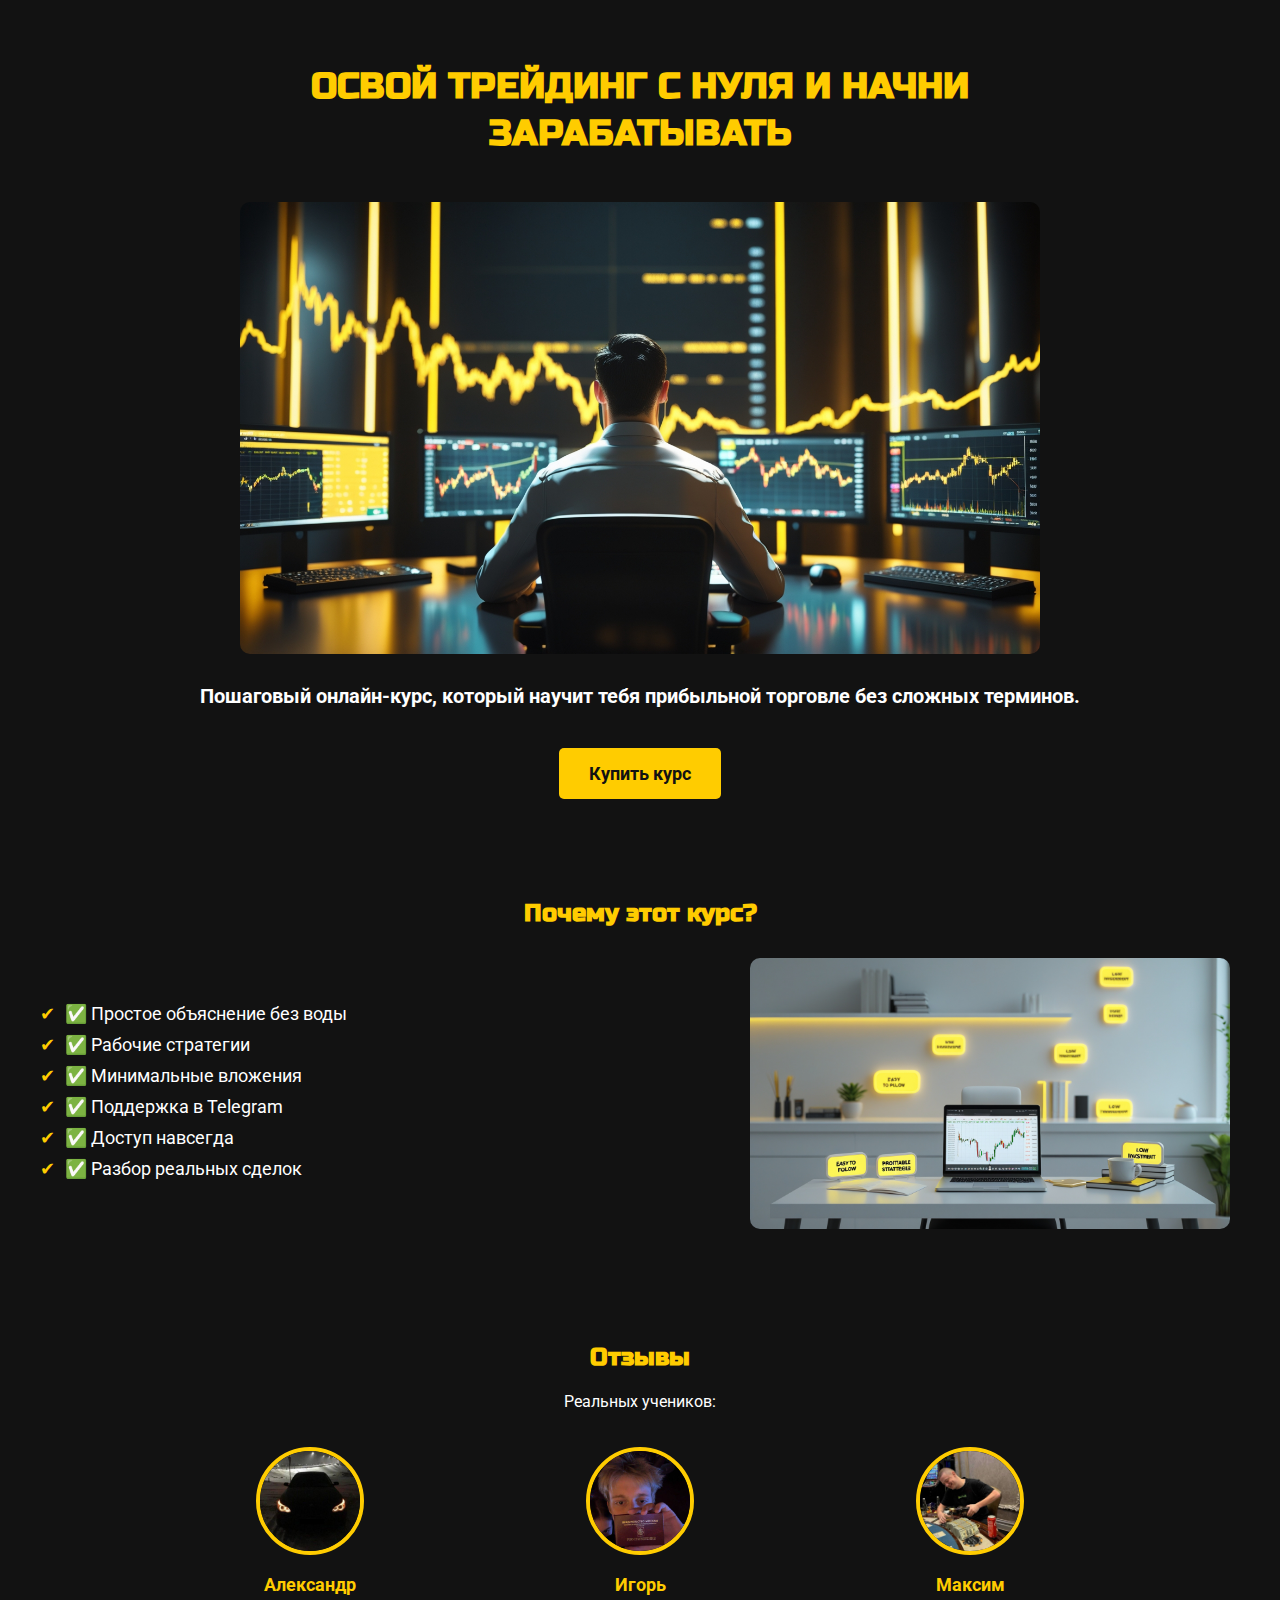
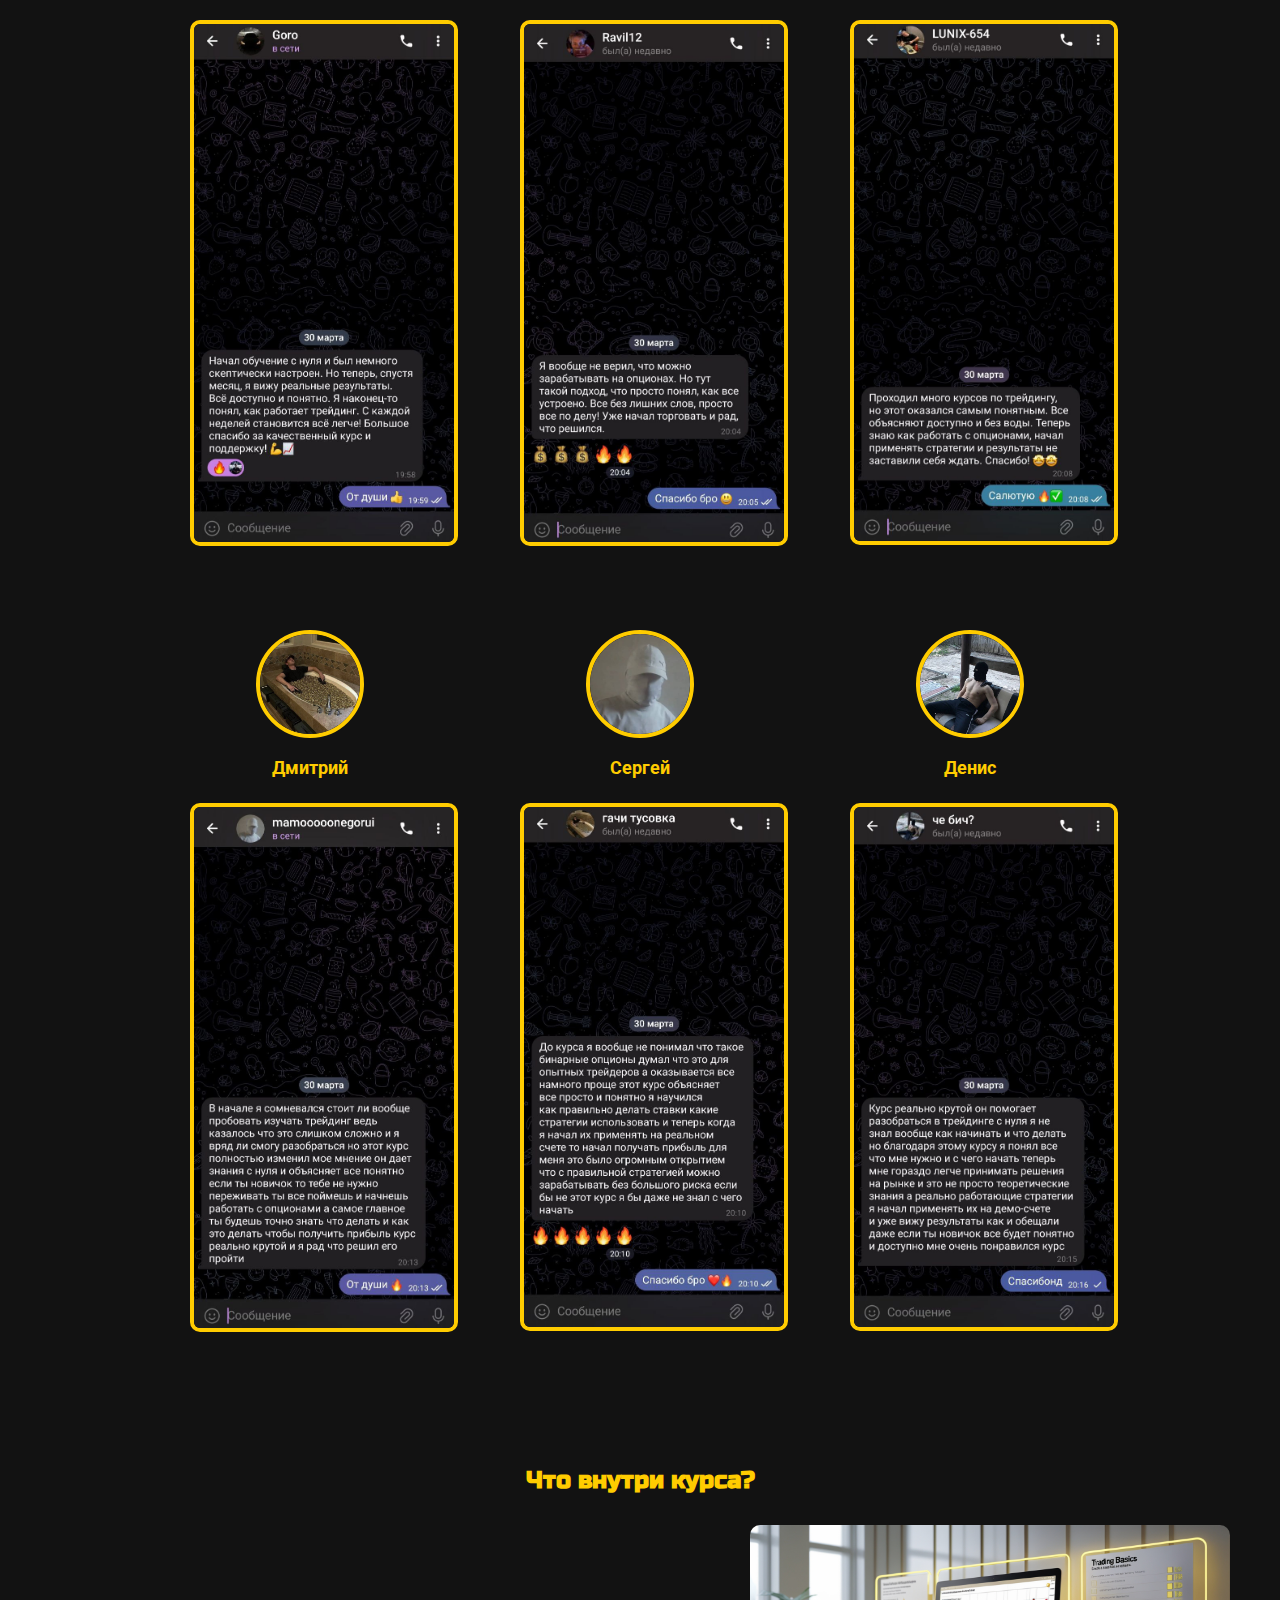
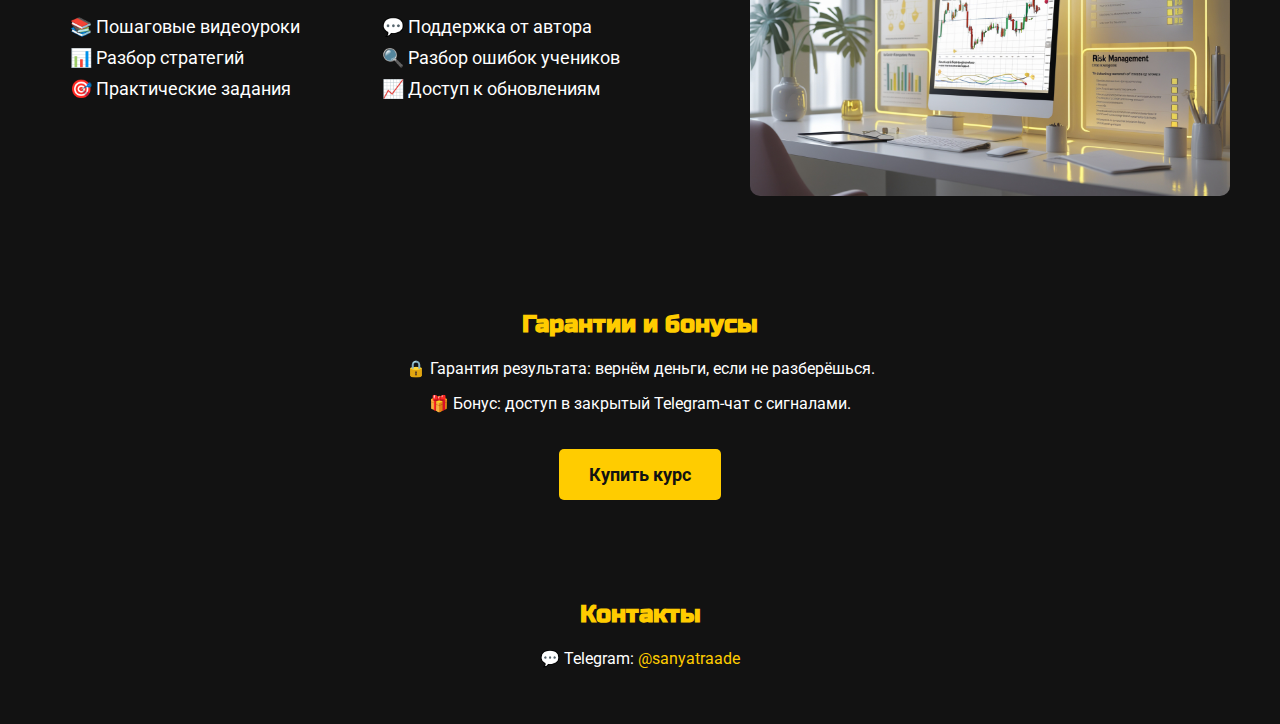
<file: index.html>
<!DOCTYPE html>
<html lang="ru">
<head>
   <head>
    <meta charset="UTF-8">
    <meta name="viewport" content="width=device-width, initial-scale=1.0">
    <title>Курс по трейдингу</title>
    <link rel="stylesheet" href="style.css">
    <link rel="preconnect" href="https://fonts.googleapis.com">
    <link rel="preconnect" href="https://fonts.gstatic.com" crossorigin>
    <link href="https://fonts.googleapis.com/css2?family=Roboto:ital,wght@0,100..900;1,100..900&family=Russo+One&display=swap" rel="stylesheet">
</head>
</head>

<body>

    <header>
        <h1>Освой трейдинг с нуля и начни зарабатывать</h1>
        <img src="img\header.jpg" alt="Трейдинг">
        <p class="intro">Пошаговый онлайн-курс, который научит тебя прибыльной торговле без сложных терминов.</p>
        <a class="btn" href="https://t.me/sanyatraade?text=Хочу%20купить%20курс!%20Как%20мне%20его%20получить?" 
           class="buy-course-button" 
           target="_blank">
           Купить курс
        </a>
    </header>

    <section id="benefits">
    <h2>Почему этот курс?</h2>
    <div class="benefits-wrapper">
        <ul class="benefits-list">
            <li>✅ Простое объяснение без воды</li>
            <li>✅ Рабочие стратегии</li>
            <li>✅ Минимальные вложения</li>
            <li>✅ Поддержка в Telegram</li>
            <li>✅ Доступ навсегда</li>
            <li>✅ Разбор реальных сделок</li> <!-- Новый пункт -->
        </ul>
        <div class="benefits-image">
            <img src="img/benefits.jpg" alt="Преимущества курса">
        </div>
    </div>
    </section>
        

   <section id="reviews">
    <h2>Отзывы</h2>
    <p> Реальных учеников:</p>
    <div class="reviews-container">
        <div class="review-item">
            <div class="review-img">
                <img src="img/f1.jpg" alt="Александр" class="circle-img">
            </div>
            <div class="review-name">Александр</div>
            <div class="review-img-container">
                <img src="img/o1.jpg" alt="Отзыв 1" class="review-img-content">
            </div>
        </div>
        <div class="review-item">
            <div class="review-img">
                <img src="img/f2.jpg" alt="Игорь" class="circle-img">
            </div>
            <div class="review-name">Игорь</div>
            <div class="review-img-container">
                <img src="img/o2.jpg" alt="Отзыв 2" class="review-img-content">
            </div>
        </div>
        <div class="review-item">
            <div class="review-img">
                <img src="img/f3.jpg" alt="Максим" class="circle-img">
            </div>
            <div class="review-name">Максим</div>
            <div class="review-img-container">
                <img src="img/o3.jpg" alt="Отзыв 3" class="review-img-content">
            </div>
        </div>

        <div class="review-item">
            <div class="review-img">
                <img src="img/f4.jpg" alt="Дмитрий" class="circle-img">
            </div>
            <div class="review-name">Дмитрий</div>
            <div class="review-img-container">
                <img src="img/o4.jpg" alt="Отзыв 3" class="review-img-content">
            </div>
        </div>

        <div class="review-item">
            <div class="review-img">
                <img src="img/f5.jpg" alt="Сергей" class="circle-img">
            </div>
            <div class="review-name">Сергей</div>
            <div class="review-img-container">
                <img src="img/o5.jpg" alt="Отзыв 3" class="review-img-content">
            </div>
        </div>

        <div class="review-item">
            <div class="review-img">
                <img src="img/f6.jpg" alt="Денис" class="circle-img">
            </div>
            <div class="review-name">Денис</div>
            <div class="review-img-container">
                <img src="img/o6.jpg" alt="Отзыв 3" class="review-img-content">
            </div>
        </div>
        <!-- Добавьте остальные отзывы по аналогии -->
    </div>
</section>
        
    <section id="course-details">
    <h2>Что внутри курса?</h2>
    <div class="course-details-wrapper">
        <div class="course-details-list">
            <ul>
                <li>📚 Пошаговые видеоуроки</li>
                <li>📊 Разбор стратегий</li>
                <li>🎯 Практические задания</li>
            </ul>
            <ul>
                <li>💬 Поддержка от автора</li>
                <li>🔍 Разбор ошибок учеников</li>
                <li>📈 Доступ к обновлениям</li>
            </ul>
        </div>
        <div class="course-details-image">
            <img src="img/course-details.jpg" alt="Содержание курса">
        </div>
    </div>
    </section>
        
    <section id="guarantees">
        <h2>Гарантии и бонусы</h2>
        <p>🔒 Гарантия результата: вернём деньги, если не разберёшься.</p>
        <p>🎁 Бонус: доступ в закрытый Telegram-чат с сигналами.</p>
        <a class="btn" href="https://t.me/sanyatraade?text=Хочу%20купить%20курс!%20Как%20мне%20его%20получить?" 
           class="buy-course-button" 
           target="_blank">
           Купить курс
        </a>
    </section>
    
    <section id="contacts">
        <h2>Контакты</h2>
        <p>💬 Telegram: <a  href="https://t.me/sanyatraade?text=Хочу%20купить%20курс!%20Как%20мне%20его%20получить?" target="_blank">@sanyatraade</a></p>
    </section>

</body>
</html>
</file>
<file: style.css>
body {
    background-color: #121212;
    color: #ffffff;
    font-family: 'Roboto', sans-serif;
    text-align: center;
    margin: 0;
    padding: 0;
}
header {
    width: 100%;
    max-width: 1200px;
    margin: 0 auto;
    padding: 40px 20px;
    text-align: center;
    display: flex;
    flex-direction: column;
    align-items: center;
}


/* Картинка в header */
header img {
    width: 90%;
    max-width: 800px;
    border-radius: 10px;
    margin-top: 20px;
}

#benefits {
    text-align: center; /* Центрируем заголовок */
}


.benefits-wrapper {
    display: flex;
    align-items: center;
    justify-content: space-between;
    flex-wrap: wrap; /* Чтобы не ломалось на мобильных */
    margin-top: 20px;
}

.benefits-list {
    flex: 1;
    text-align: left;
    list-style: none;
    padding: 0;
    font-size: 18px;
}

.benefits-list li {
    margin-bottom: 10px; /* Отступы между пунктами */
    padding-left: 25px;
    position: relative;
}

.benefits-list li::before {
    content: "✔";
    color: #ffcc00;
    position: absolute;
    left: 0;
    font-size: 18px;
}

.benefits-image {
    flex: 1;
    text-align: right;
}

.benefits-image img {
    max-width: 100%;
    height: auto;
    border-radius: 10px;
}


#course-details {
    text-align: center;
}

.course-details-wrapper {
    display: flex;
    align-items: center;
    justify-content: space-between;
    flex-wrap: wrap;
    margin-top: 20px;
}

.course-details-list {
    flex: 1;
    display: flex;
    justify-content: space-between;
    max-width: 50%;
    text-align: left;
}

.course-details-list ul {
    list-style: none;
    padding: 0;
    width: 48%;
}

.course-details-list li {
    margin-bottom: 10px;
    padding-left: 30px;
    position: relative;
    font-size: 18px;
}

.course-details-list li::before {
    position: absolute;
    left: 0;
    font-size: 20px;
}

.course-details-image {
    flex: 1;
    text-align: right;
}

.course-details-image img {
    max-width: 100%;
    height: auto;
    border-radius: 10px;
}

/* Контейнер для отзывов */
.reviews-container {
    display: flex;
    flex-wrap: wrap;
    justify-content: center;
    gap: 30px;
}

/* Отдельный отзыв */
.review-item {
    max-width: 300px;
    text-align: center;
    border-radius: 10px;
/*    background-color: #1e1e1e;*/
    padding: 20px;
    box-sizing: border-box;
}

/* Фото ученика в круге с желтой огранкой */
.review-img .circle-img {
    width: 100px;
    height: 100px;
    border-radius: 50%;
    border: 4px solid #ffcc00; /* Желтая огранка */
    object-fit: cover;
    margin: 0 auto;
}

/* Имя ученика */
.review-name {
    font-weight: bold;
    color: #ffcc00;
    margin-top: 15px;
    font-size: 18px;
}

/* Контейнер для картинки отзыва */
.review-img-container {
    margin-top: 15px;
    text-align: center;
}

/* Картинка отзыва */
.review-img-content {
    width: 100%;
    height: auto;
    border-radius: 10px;
    border: 4px solid #ffcc00; /* Желтая огранка для картинки */
}


h1 {
    color: #ffcc00;
    text-transform: uppercase;
    font-size: 36px;
    font-weight: bold;
    font-family: 'Russo One', sans-serif;
    max-width: 800px; /* Чтобы текст не растягивался */
    line-height: 1.3;
}


h2 {
    color: #ffcc00;
    font-family: 'Russo One', sans-serif;
}

p.intro {
    font-size: 20px;
    font-weight: bold;
}

/* Кнопка */
.btn {
    display: inline-block;
    padding: 15px 30px;
    background-color: #ffcc00;
    color: #121212;
    text-decoration: none;
    font-weight: bold;
    border-radius: 5px;
    transition: background 0.3s;
    font-size: 18px;
    margin-top: 20px; /* Отступ сверху */
}

.btn:hover {
    background-color: #ffaa00;
}


section {
    width: 100%;
    max-width: 1200px; /* Такая же ширина, как у header */
    margin: 0 auto; /* Центрируем */
    padding: 40px 20px; /* Добавляем отступы по бокам */
}


img {
    width: 80%;
    max-width: 400px;
    border-radius: 10px;
    margin: 10px;
}
a {
    color: #ffcc00;
    text-decoration: none;
}
a:hover {
    text-decoration: underline;
}

        /* Контейнер для текста и картинки */
.content-wrapper {
    display: flex;
    align-items: center;
    justify-content: space-between;
    flex-wrap: wrap; /* Чтобы блоки не выходили за границы на маленьких экранах */
    padding: 20px 0;
}
/* Блок с текстом */
.text-block {
    flex: 1;
    text-align: left;
}
/* Блок с картинкой */
.image-block {
    flex: 1;
    text-align: right;
}
/* Стиль для изображения */
.image-block img {
    max-width: 100%;
    height: auto;
    border-radius: 10px;
}


 /* Адаптация для мобильных устройств */
@media (max-width: 768px) {

    header img {
        width: 100%;
    }

    .benefits-wrapper {
        flex-direction: column;
        text-align: center;
    }

    .benefits-list, .benefits-image {
        flex: none;
        width: 100%;
    }

    .benefits-image img {
        margin-top: 20px;
    }

    .course-details-wrapper {
        flex-direction: column; /* Строим блоки по колонке */
        align-items: center;
        justify-content: center;
    }

    .course-details-list {
        max-width: 100%;
        flex-direction: column; /* Блоки списка становятся вертикальными */
        align-items: center;
    }

    .course-details-list ul {
        width: 100%; /* Задаем ширину на всю доступную область */
        margin-bottom: 20px; /* Отступы между списками */
    }

    .course-details-image {
        max-width: 100%;
        margin-top: 20px;
        text-align: center; /* Центрируем изображение */
    }

    .course-details-image img {
        max-width: 80%; /* Сжимаем изображение на мобильных устройствах */
        height: auto;
    }

    /* Стиль для заголовков */
    h1 {
        font-size: 28px;
    }
    h2 {
        font-size: 24px;
    }
    /* Изменение выравнивания контента */
    .content-wrapper {
        flex-direction: column;
        text-align: center;
    }
    .text-block, .image-block {
        flex: none;
        width: 100%;
        text-align: center;
    }
    /* Уменьшение размера кнопки */
    .btn {
        padding: 12px 25px;
        font-size: 16px;
    }
    /* Изображения сжимаются */
    img {
        width: 100%;
        max-width: 100%;
    }
    /* Стиль для секций с картинками */
    section {
        padding: 20px;
    }
}
</file>
